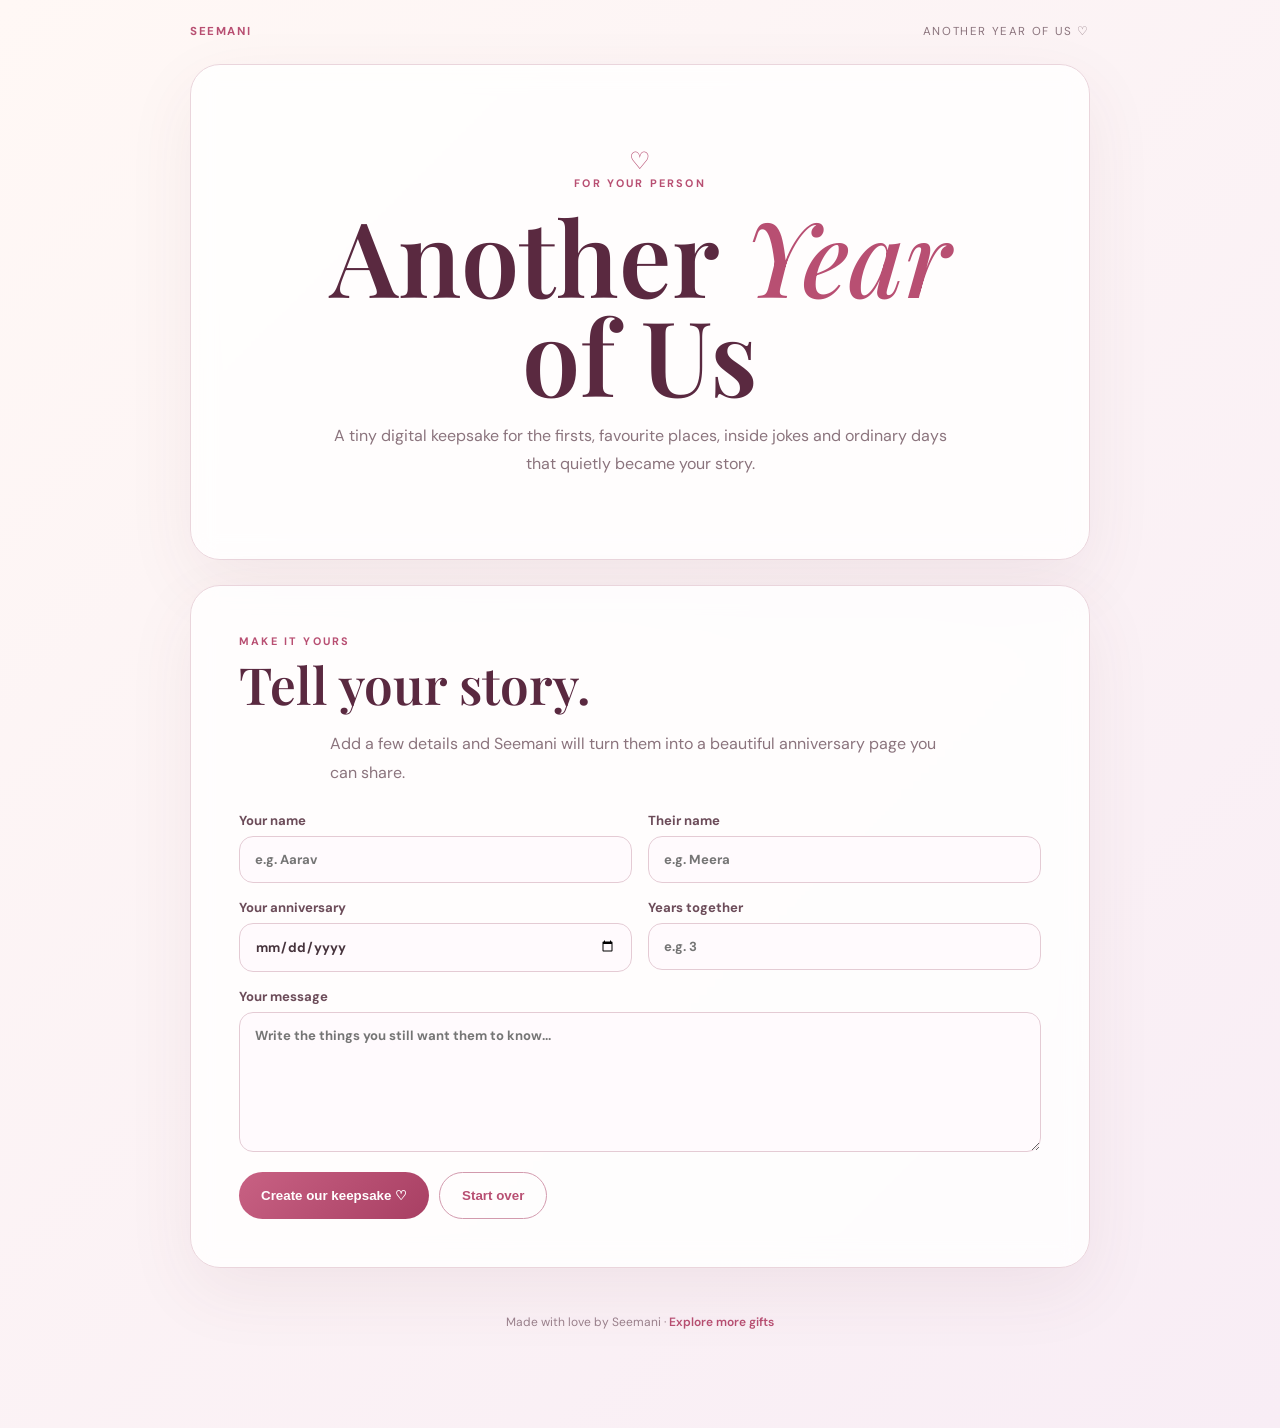
<file: anniversary/index.html>
<!doctype html>
<html lang="en">
<head><meta charset="utf-8"><meta name="viewport" content="width=device-width,initial-scale=1"><meta name="theme-color" content="#f7dce2"><title>Another Year of Us | Seemani</title><meta name="description" content="Create a personalized digital anniversary keepsake with Seemani."><link rel="preconnect" href="https://fonts.googleapis.com"><link rel="preconnect" href="https://fonts.gstatic.com" crossorigin><link href="https://fonts.googleapis.com/css2?family=DM+Sans:wght@400;500;600;700&family=Playfair+Display:ital,wght@500;600;700&display=swap" rel="stylesheet"><style>
:root{--rose:#b84f72;--deep:#5a2940;--muted:#8b747d;--line:#ead5dc}*{box-sizing:border-box}body{margin:0;background:linear-gradient(135deg,#fff8f5,#f8edf5);color:#46333c;font-family:"DM Sans",sans-serif}.wrap{width:min(100% - 30px,900px);margin:auto;padding:24px 0 70px}.top{display:flex;justify-content:space-between;color:var(--muted);font-size:.72rem;letter-spacing:.14em;text-transform:uppercase}.brand{font-weight:700;color:var(--rose)}.hero,.card,.result{margin-top:25px;border:1px solid var(--line);border-radius:30px;background:#ffffffd0;backdrop-filter:blur(12px);box-shadow:0 24px 70px #71364d12}.hero{text-align:center;padding:clamp(40px,8vw,80px)}.eyebrow,.label{font-size:.68rem;letter-spacing:.2em;text-transform:uppercase;color:var(--rose);font-weight:700}.hero h1{font:600 clamp(3rem,9vw,6.5rem)/.95 "Playfair Display",serif;color:var(--deep);margin:16px 0}.hero h1 em{color:var(--rose);font-weight:500}.hero p,.copy{max-width:620px;margin:18px auto 0;color:var(--muted);line-height:1.8}.heart{color:var(--rose);font-size:1.5rem}.card{padding:clamp(24px,5vw,48px)}.title{font:600 clamp(2rem,5vw,3.2rem)/1.05 "Playfair Display",serif;color:var(--deep);margin:10px 0}.grid{display:grid;grid-template-columns:1fr 1fr;gap:16px;margin-top:24px}.field{font-size:.82rem;font-weight:700;color:#6c4c59}.full{grid-column:1/-1}input,textarea{display:block;width:100%;margin-top:7px;border:1px solid #e4cbd4;border-radius:14px;padding:14px 15px;background:#fffafd;color:#46333c;font:inherit;outline:none}textarea{min-height:140px;resize:vertical}.actions{display:flex;gap:10px;flex-wrap:wrap;margin-top:20px}.btn{border:0;border-radius:999px;padding:15px 22px;background:linear-gradient(135deg,#c86183,#a83f63);color:#fff;font-weight:700;cursor:pointer}.btn.secondary{background:transparent;color:var(--rose);border:1px solid #d29aad}.result{display:none;padding:clamp(25px,5vw,55px);text-align:center;background:radial-gradient(circle at 80% 10%,#f7dbe4,#fffaf8 42%)}.result.show{display:block}.result h2{font:600 clamp(2.6rem,7vw,5rem)/1 "Playfair Display",serif;color:var(--deep);margin:12px 0}.date{color:var(--rose);font-weight:700}.message{max-width:680px;margin:25px auto 0;text-align:left;white-space:pre-line;line-height:1.95;color:#604b55}.memory{display:grid;grid-template-columns:repeat(3,1fr);gap:12px;margin-top:28px}.memory div{padding:20px;border-radius:18px;background:#ffffffaa;border:1px solid #edd9df}.memory strong{display:block;color:var(--deep);font-family:"Playfair Display",serif;font-size:1.2rem;margin-bottom:6px}.memory span{font-size:.8rem;color:var(--muted)}.share{margin-top:25px;color:var(--muted);font-size:.8rem;line-height:1.7}.share input{max-width:650px;margin:8px auto}.footer{text-align:center;color:#9a818c;font-size:.75rem;padding:28px 0}.back{display:inline-block;margin-top:18px;color:var(--rose);text-decoration:none;font-weight:600}@media(max-width:650px){.grid,.memory{grid-template-columns:1fr}.full{grid-column:auto}.actions .btn{width:100%}}
</style></head><body><div class="wrap"><div class="top"><span class="brand">SEEMANI</span><span>another year of us ♡</span></div><section class="hero"><div class="heart">♡</div><div class="eyebrow">For your person</div><h1>Another <em>Year</em> of Us</h1><p>A tiny digital keepsake for the firsts, favourite places, inside jokes and ordinary days that quietly became your story.</p></section><section class="card" id="creator"><div class="label">Make it yours</div><h2 class="title">Tell your story.</h2><p class="copy">Add a few details and Seemani will turn them into a beautiful anniversary page you can share.</p><form id="form"><div class="grid"><label class="field">Your name<input id="from" required maxlength="60" placeholder="e.g. Aarav"></label><label class="field">Their name<input id="to" required maxlength="60" placeholder="e.g. Meera"></label><label class="field">Your anniversary<input id="date" type="date"></label><label class="field">Years together<input id="years" type="number" min="1" max="100" placeholder="e.g. 3"></label><label class="field full">Your message<textarea id="message" required maxlength="1800" placeholder="Write the things you still want them to know..."></textarea></label></div><div class="actions"><button class="btn" type="submit">Create our keepsake ♡</button><button class="btn secondary" type="button" id="clear">Start over</button></div></form></section><section class="result" id="result" aria-live="polite"><div class="heart">♡</div><div class="label">A little piece of your story</div><h2 id="names">You &amp; Me</h2><div class="date" id="anniversaryText"></div><p class="message" id="messageText"></p><div class="memory"><div><strong id="yearsText">Our story</strong><span>and every chapter still to come</span></div><div><strong>Firsts</strong><span>the moments that changed everything</span></div><div><strong>Tomorrows</strong><span>all the little adventures ahead</span></div></div><div class="share">Your personalized link is ready. Copy it and send it to your person.<input id="shareUrl" readonly></div><div class="actions" style="justify-content:center"><button class="btn" id="copy" type="button">Copy link</button><button class="btn secondary" id="edit" type="button">Edit keepsake</button></div></section><div class="footer">Made with love by Seemani · <a class="back" href="/gifts/">Explore more gifts</a></div></div><script>(()=>{const $=id=>document.getElementById(id),form=$("form"),result=$("result"),fields=["from","to","date","years","message"],params=new URLSearchParams(location.search);function show(data){$("names").textContent=`${data.from} & ${data.to}`;$("messageText").textContent=data.message;$("yearsText").textContent=data.years?`${data.years} ${Number(data.years)===1?"year":"years"} together`:"Our story";$("anniversaryText").textContent=data.date?new Date(`${data.date}T12:00:00`).toLocaleDateString(undefined,{day:"numeric",month:"long",year:"numeric"}):"A story worth celebrating";$("shareUrl").value=`${location.origin}${location.pathname}?${new URLSearchParams(data).toString()}`;result.classList.add("show");result.scrollIntoView({behavior:"smooth",block:"start"})}function data(){return Object.fromEntries(fields.map(id=>[id,$(id).value.trim()]))}form.addEventListener("submit",e=>{e.preventDefault();show(data())});$("copy").addEventListener("click",async()=>{try{await navigator.clipboard.writeText($("shareUrl").value);$("copy").textContent="Copied ♡";setTimeout(()=>$("copy").textContent="Copy link",1600)}catch{$("shareUrl").select();document.execCommand("copy")}});$("edit").addEventListener("click",()=>$("creator").scrollIntoView({behavior:"smooth"}));$("clear").addEventListener("click",()=>{form.reset();result.classList.remove("show");history.replaceState({},"",location.pathname);$("creator").scrollIntoView({behavior:"smooth"})});const incoming=Object.fromEntries(fields.map(id=>[id,params.get(id)||""]));if(incoming.from&&incoming.to&&incoming.message){fields.forEach(id=>$(id).value=incoming[id]);show(incoming)}})();</script></body></html>
</file>
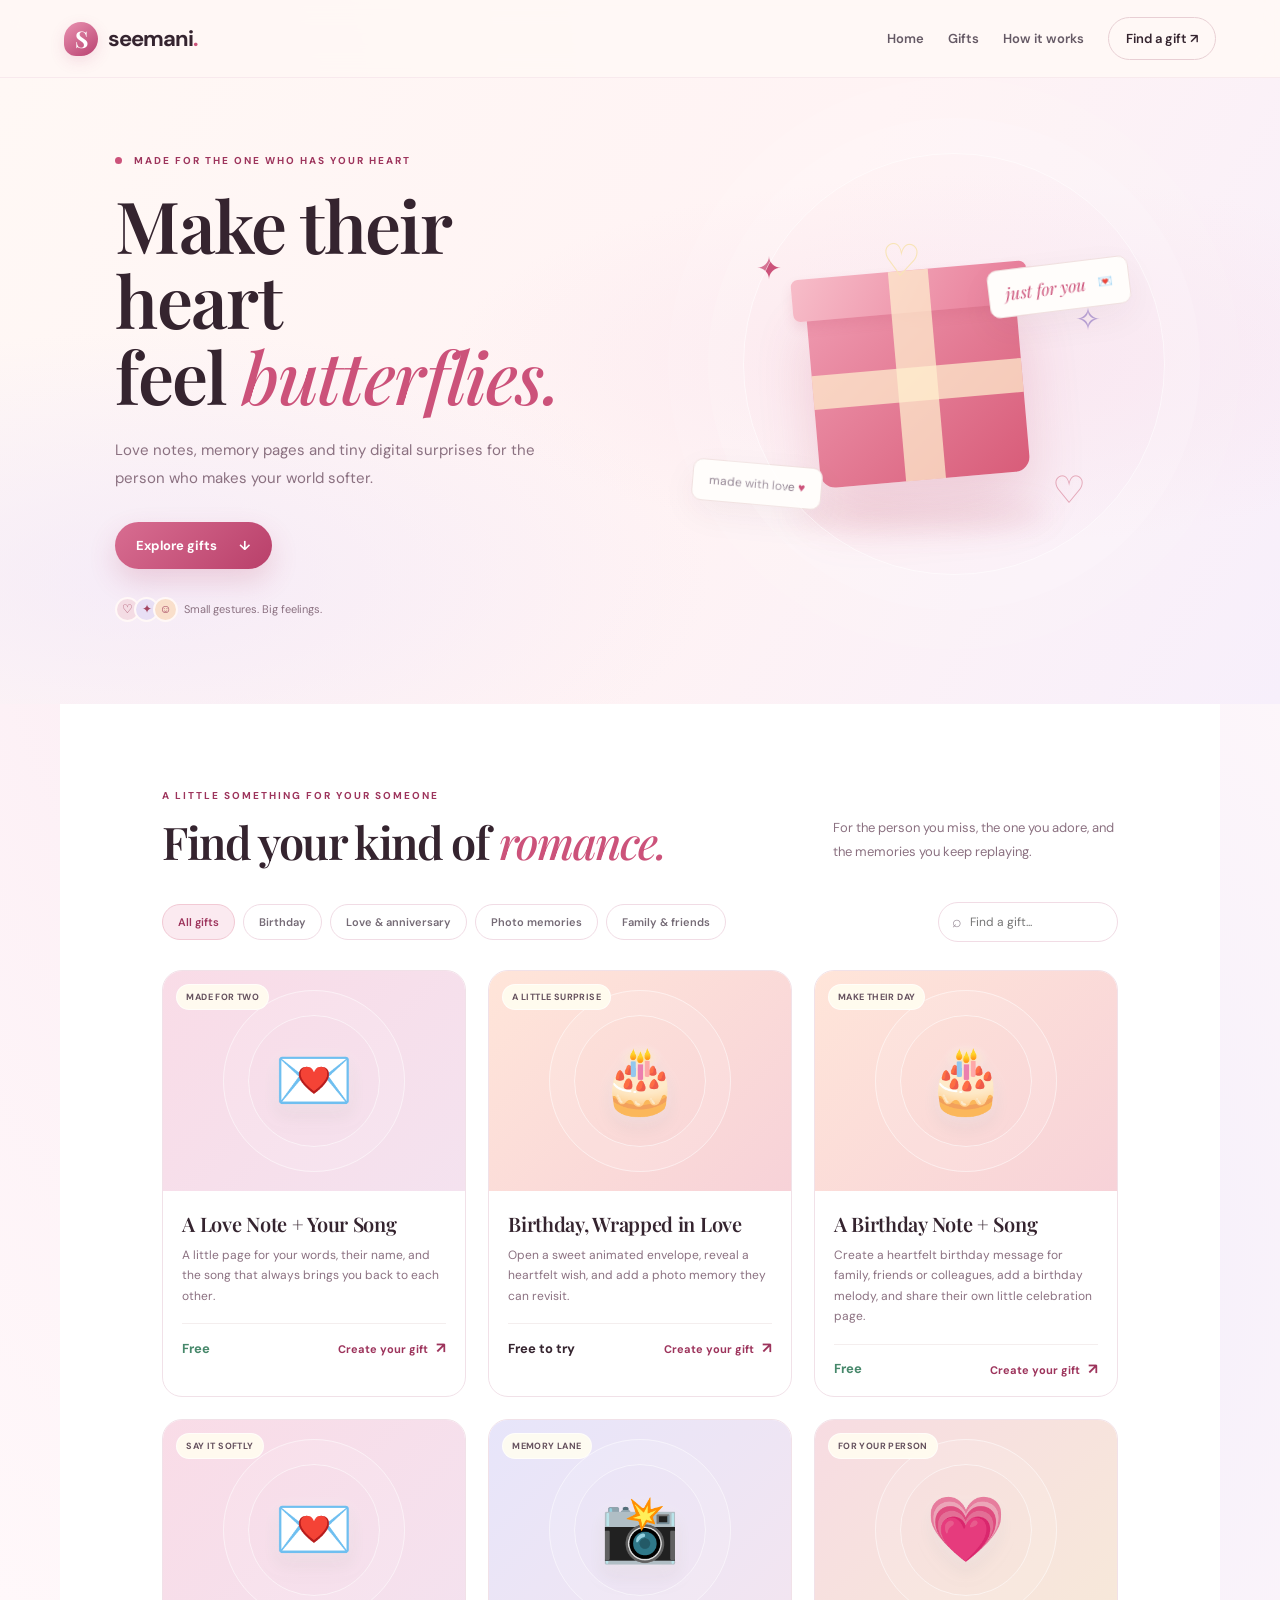
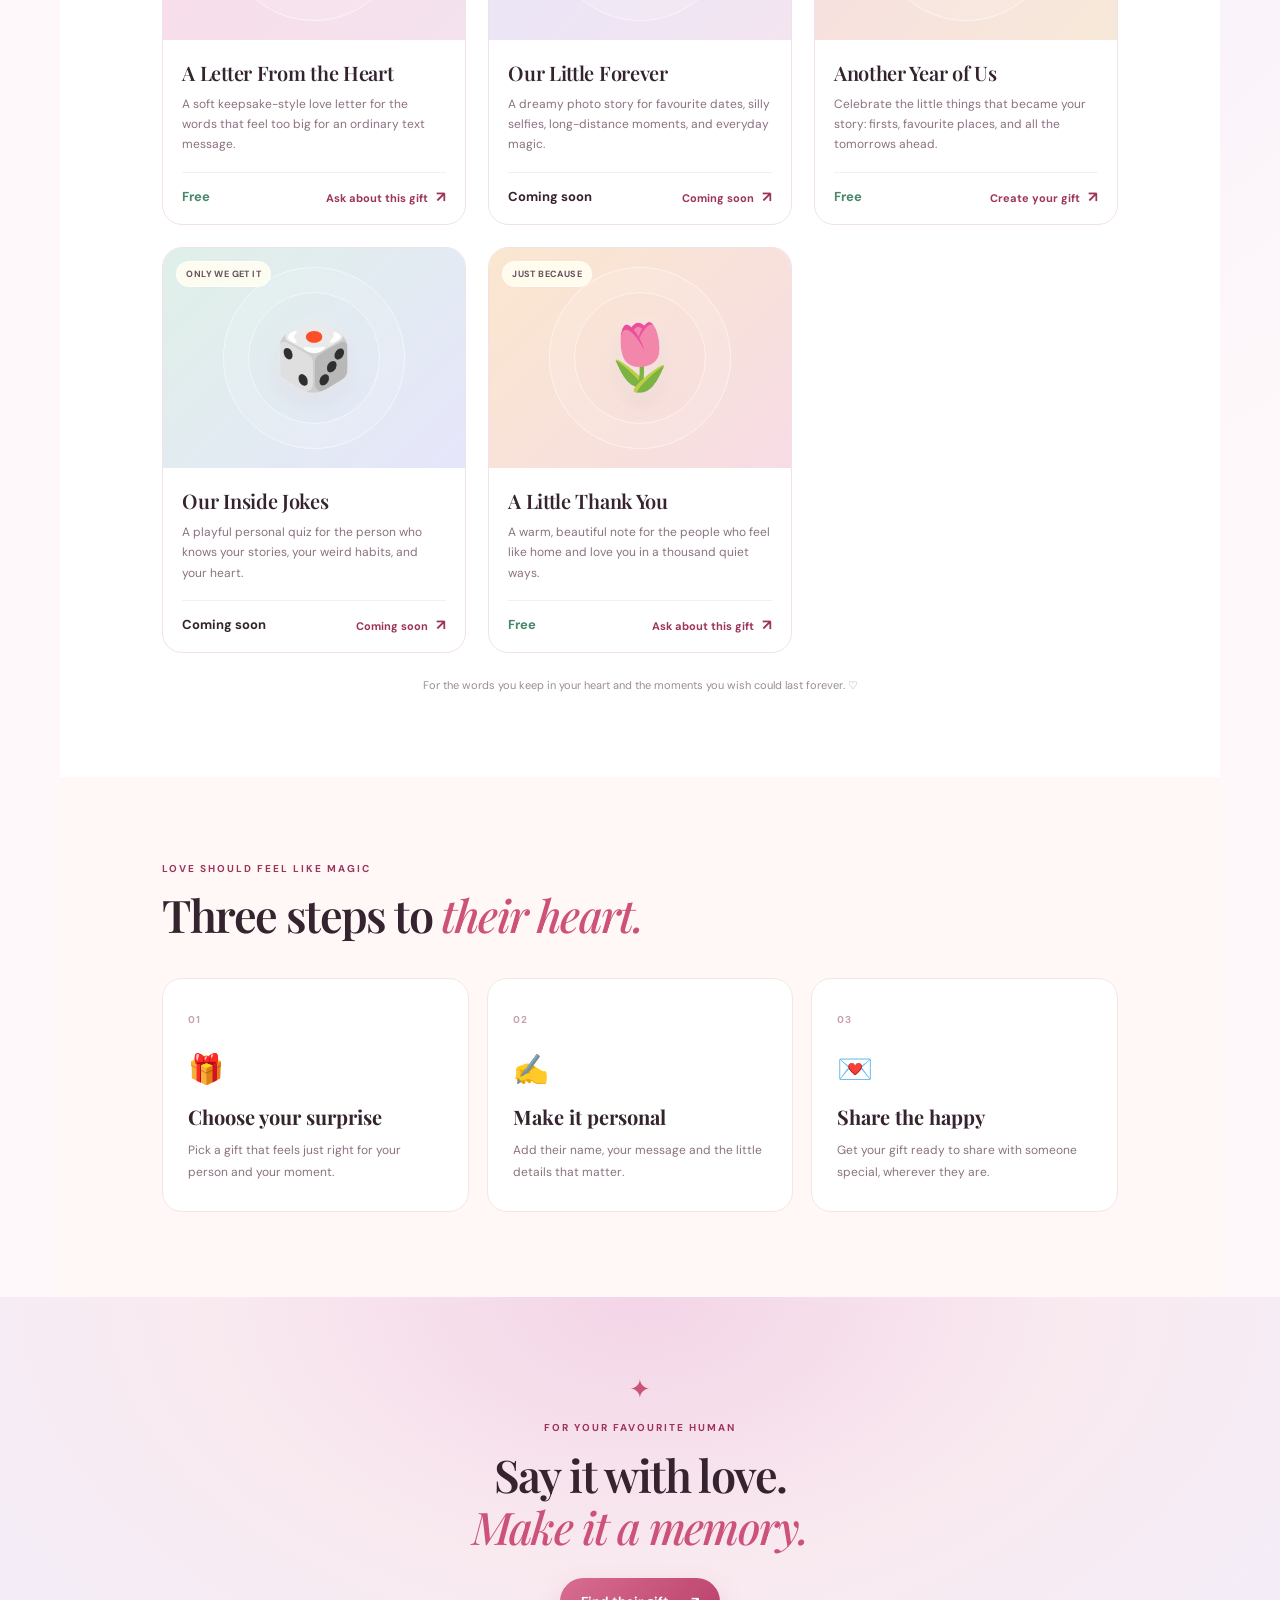
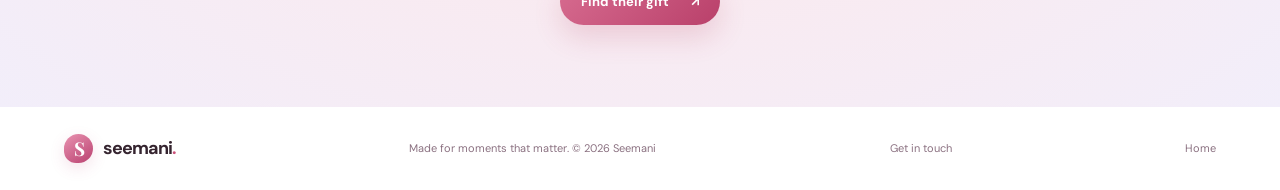
<file: gifts/index.html>
<!doctype html>
<html lang="en">
<head>
  <meta charset="utf-8">
  <meta name="viewport" content="width=device-width, initial-scale=1">
  <title>Digital Gifts & Birthday Surprises | Seemani</title>
  <meta name="description" content="Create thoughtful digital gifts, birthday surprises, love letters and photo memories with Seemani. Personalize a gift and share it with someone special.">
  <link rel="canonical" href="https://seemani.in/gifts/">
  <meta name="theme-color" content="#fff8f5">
  <meta property="og:title" content="Digital Gifts & Birthday Surprises | Seemani">
  <meta property="og:description" content="Little moments, unforgettable surprises. Discover digital gifts from Seemani.">
  <meta property="og:url" content="https://seemani.in/gifts/">
  <meta property="og:type" content="website">
  <link rel="preconnect" href="https://fonts.googleapis.com">
  <link rel="preconnect" href="https://fonts.gstatic.com" crossorigin>
  <link href="https://fonts.googleapis.com/css2?family=DM+Sans:wght@400;500;600;700&family=Playfair+Display:wght@500;600;700&display=swap" rel="stylesheet">
  <link rel="stylesheet" href="store.css">
</head>
<body>
  <header class="topbar">
    <a class="brand" href="../" aria-label="Seemani home"><span class="brand-mark">S</span><span>seemani<span class="brand-dot">.</span></span></a>
    <nav aria-label="Main navigation"><a href="../">Home</a><a href="./#collections">Gifts</a><a href="#how-it-works">How it works</a><a class="nav-cta" href="#collections">Find a gift <span aria-hidden="true">↗</span></a></nav>
  </header>

  <main>
    <section class="hero">
      <div class="hero-copy">
        <p class="eyebrow"><span class="eyebrow-dot"></span> MADE FOR THE ONE WHO HAS YOUR HEART</p>
        <h1>Make their heart<br>feel <em>butterflies.</em></h1>
        <p class="hero-text">Love notes, memory pages and tiny digital surprises for the person who makes your world softer.</p>
        <a class="primary-btn" href="#collections">Explore gifts <span aria-hidden="true">↓</span></a>
        <div class="social-proof"><div class="avatar-stack"><span>♡</span><span>✦</span><span>☺</span></div><span>Small gestures. Big feelings.</span></div>
      </div>
      <div class="hero-art" aria-label="Illustration of a digital gift">
        <div class="spark spark-one">✦</div><div class="spark spark-two">✧</div><div class="spark spark-three">♡</div>
        <div class="gift-shadow"></div><div class="gift-box"><div class="gift-ribbon-v"></div><div class="gift-ribbon-h"></div><div class="gift-bow">♡</div></div>
        <div class="note note-top"><span>just for you</span> 💌</div><div class="note note-bottom">made with love <span>♥</span></div>
      </div>
    </section>

    <section class="collections section-wrap" id="collections">
      <div class="section-heading"><div><p class="eyebrow">A LITTLE SOMETHING FOR YOUR SOMEONE</p><h2>Find your kind of <em>romance.</em></h2></div><p class="section-intro">For the person you miss, the one you adore, and the memories you keep replaying.</p></div>
      <div class="toolbar">
        <div class="filters" role="group" aria-label="Filter products">
          <button class="filter active" data-category="all" aria-pressed="true">All gifts</button>
          <button class="filter" data-category="birthday" aria-pressed="false">Birthday</button>
          <button class="filter" data-category="love" aria-pressed="false">Love & anniversary</button>
          <button class="filter" data-category="memories" aria-pressed="false">Photo memories</button>
          <button class="filter" data-category="family" aria-pressed="false">Family & friends</button>
        </div>
        <label class="search"><span aria-hidden="true">⌕</span><input id="search" type="search" placeholder="Find a gift..." aria-label="Search gifts"></label>
      </div>
      <div id="product-grid" class="product-grid" aria-live="polite">
        <div class="loading-card">Finding something lovely for you…</div>
      </div>
      <p class="catalog-note" id="catalog-note">More thoughtful surprises are on the way.</p>
    </section>

    <section class="how section-wrap" id="how-it-works">
      <div class="section-heading"><div><p class="eyebrow">LOVE SHOULD FEEL LIKE MAGIC</p><h2>Three steps to <em>their heart.</em></h2></div></div>
      <div class="steps">
        <article class="step"><span class="step-number">01</span><div class="step-icon">🎁</div><h3>Choose your surprise</h3><p>Pick a gift that feels just right for your person and your moment.</p></article>
        <article class="step"><span class="step-number">02</span><div class="step-icon">✍️</div><h3>Make it personal</h3><p>Add their name, your message and the little details that matter.</p></article>
        <article class="step"><span class="step-number">03</span><div class="step-icon">💌</div><h3>Share the happy</h3><p>Get your gift ready to share with someone special, wherever they are.</p></article>
      </div>
    </section>

    <section class="closing">
      <div class="closing-spark">✦</div><p class="eyebrow">FOR YOUR FAVOURITE HUMAN</p><h2>Say it with love.<br><em>Make it a memory.</em></h2><a href="#collections" class="primary-btn">Find their gift <span aria-hidden="true">↗</span></a>
    </section>
  </main>

  <footer><a class="brand" href="../"><span class="brand-mark">S</span><span>seemani<span class="brand-dot">.</span></span></a><p>Made for moments that matter. © <span id="year"></span> Seemani</p><a href="mailto:hello@seemani.in">Get in touch</a><a href="../">Home</a></footer>
  <script src="store.js" defer></script>
</body>
</html>
</file>
<file: gifts/store.css>
:root{--ink:#29212a;--muted:#756b76;--rose:#d85c79;--rose-dark:#b94060;--cream:#fff8f5;--line:#f0e5e3;--white:#fff;--lilac:#f1eaf8;--peach:#ffe8dc;--serif:"Playfair Display",Georgia,serif;--sans:"DM Sans",Arial,sans-serif}*{box-sizing:border-box}html{scroll-behavior:smooth}body{margin:0;background:var(--cream);color:var(--ink);font-family:var(--sans);-webkit-font-smoothing:antialiased}a{color:inherit;text-decoration:none}.topbar{height:78px;padding:0 max(5vw,22px);display:flex;align-items:center;justify-content:space-between;background:rgba(255,248,245,.92);border-bottom:1px solid rgba(240,229,227,.8);position:sticky;top:0;z-index:10;backdrop-filter:blur(14px)}.brand{display:inline-flex;align-items:center;gap:10px;font-weight:700;font-size:22px;letter-spacing:-1px}.brand-mark{display:grid;place-items:center;width:34px;height:34px;border-radius:12px;background:var(--rose);color:white;font-family:var(--serif);font-size:23px}.brand-dot{color:var(--rose)}nav{display:flex;align-items:center;gap:32px;font-size:13px;font-weight:600}nav>a:not(.nav-cta){color:#655965}nav>a:hover{color:var(--rose-dark)}.nav-cta{padding:12px 17px;border:1px solid #e8cfd4;border-radius:999px}.hero{min-height:510px;display:grid;grid-template-columns:1fr 1fr;align-items:center;gap:5%;padding:76px max(9vw,26px) 82px;background:radial-gradient(ellipse at 78% 40%,#fce8ed 0,transparent 39%),linear-gradient(120deg,#fff8f5,#fff4f0)}.hero-copy{max-width:540px}.eyebrow{font-size:10px;font-weight:700;letter-spacing:2px;color:var(--rose-dark);margin:0 0 20px}.eyebrow-dot{display:inline-block;width:7px;height:7px;border-radius:50%;background:var(--rose);margin-right:8px}h1,h2{font-family:var(--serif);font-weight:600;letter-spacing:-1.6px}h1{font-size:clamp(44px,5.6vw,76px);line-height:1.05;margin:0 0 23px}h1 em,h2 em{font-weight:500;color:var(--rose);font-style:italic}.hero-text{max-width:420px;color:var(--muted);font-size:15px;line-height:1.9;margin-bottom:29px}.primary-btn{display:inline-flex;align-items:center;gap:22px;background:var(--rose);color:#fff;padding:15px 21px;border-radius:8px;font-size:13px;font-weight:700;box-shadow:0 9px 20px #d85c7928;transition:transform .2s,background .2s}.primary-btn:hover{background:var(--rose-dark);transform:translateY(-2px)}.social-proof{display:flex;align-items:center;gap:12px;margin-top:28px;color:var(--muted);font-size:11px}.avatar-stack{display:flex}.avatar-stack span{display:grid;place-items:center;width:25px;height:25px;border:2px solid var(--cream);border-radius:50%;margin-right:-6px;background:#f4dce4;color:#a34460;font-size:12px}.avatar-stack span:nth-child(2){background:#e8dff5}.avatar-stack span:nth-child(3){background:#f9dfcb}.hero-art{min-height:330px;position:relative;display:grid;place-items:center}.gift-box{width:210px;height:185px;background:linear-gradient(140deg,#ef9ab0,#d85c79);border-radius:8px 8px 15px 15px;position:relative;box-shadow:0 30px 55px #b9406030;transform:rotate(-5deg)}.gift-box:before{content:"";position:absolute;left:-13px;top:-25px;width:236px;height:42px;border-radius:7px;background:linear-gradient(120deg,#f7bdc9,#e77996);box-shadow:0 6px 12px #b9406020}.gift-ribbon-v{position:absolute;left:85px;top:-25px;height:210px;width:40px;background:#fff0cfb8}.gift-ribbon-h{position:absolute;left:0;top:72px;width:100%;height:34px;background:#fff0cfb8}.gift-bow{position:absolute;top:-65px;left:79px;font-size:45px;color:#f8e4b7;transform:rotate(8deg)}.gift-shadow{position:absolute;width:260px;height:28px;bottom:24px;left:50%;transform:translateX(-50%);background:#c95b7520;filter:blur(13px);border-radius:50%}.spark{position:absolute;color:var(--rose);font-size:31px}.spark-one{top:25px;left:17%}.spark-two{right:13%;top:76px;color:#b9a2d6}.spark-three{right:16%;bottom:38px;font-size:38px;color:#e4a7b8}.note{position:absolute;padding:12px 16px;border:1px solid #f0e0df;background:#fffdfb;border-radius:10px;box-shadow:0 12px 35px #5630400d;font-size:12px;transform:rotate(-7deg)}.note-top{top:40px;right:7%;display:flex;align-items:center;gap:12px;color:#776674}.note-top span{font-family:var(--serif);font-style:italic;font-size:17px;color:var(--rose)}.note-bottom{bottom:48px;left:4%;transform:rotate(5deg);color:#8b7b8a}.note-bottom span{color:var(--rose)}.section-wrap{padding:85px max(8vw,22px)}.collections{background:#fff}.section-heading{display:flex;align-items:end;justify-content:space-between;gap:30px;margin-bottom:35px}.section-heading .eyebrow{margin-bottom:13px}h2{font-size:clamp(30px,3.7vw,45px);line-height:1.16;margin:0}.section-intro{max-width:285px;color:var(--muted);font-size:13px;line-height:1.8;margin:0 0 4px}.toolbar{display:flex;justify-content:space-between;gap:18px;align-items:center;margin-bottom:28px}.filters{display:flex;gap:8px;flex-wrap:wrap}.filter{border:1px solid var(--line);background:#fff;border-radius:999px;padding:10px 15px;font:600 11px var(--sans);color:#756b76;cursor:pointer}.filter:hover,.filter.active{background:#fbeaf0;border-color:#f2c9d4;color:var(--rose-dark)}.search{display:flex;align-items:center;gap:8px;border:1px solid var(--line);background:#fff;border-radius:999px;padding:0 13px;min-width:180px;color:#998d98}.search input{border:0;outline:0;width:130px;padding:11px 0;font:12px var(--sans);background:transparent;color:var(--ink)}.product-grid{display:grid;grid-template-columns:repeat(3,minmax(0,1fr));gap:22px}.product-card{border:1px solid #f1e8e7;border-radius:13px;overflow:hidden;background:white;transition:transform .22s,box-shadow .22s;min-width:0}.product-card:hover{transform:translateY(-4px);box-shadow:0 16px 35px #5430440c}.product-art{height:190px;display:grid;place-items:center;position:relative;overflow:hidden}.product-art:before,.product-art:after{content:"";position:absolute;border-radius:50%;border:1px solid #ffffff90;width:180px;height:180px}.product-art:after{width:130px;height:130px}.product-emoji{font-size:64px;filter:drop-shadow(0 8px 8px #4a203016);z-index:1}.product-label{position:absolute;top:13px;left:13px;padding:6px 9px;background:#ffffffcf;border-radius:999px;font-size:9px;font-weight:700;letter-spacing:.4px;color:#65515e;z-index:2}.product-info{padding:19px 19px 17px}.product-info h3{font-family:var(--serif);font-size:20px;font-weight:600;letter-spacing:-.3px;margin:0 0 8px}.product-info p{font-size:12px;line-height:1.7;color:var(--muted);min-height:41px;margin:0 0 17px}.product-bottom{display:flex;align-items:center;justify-content:space-between;border-top:1px solid #f4eeee;padding-top:14px}.price{font-size:13px;font-weight:700}.price.free{color:#47886b}.product-link{font-size:11px;font-weight:700;color:var(--rose-dark)}.product-link span{font-size:15px;margin-left:5px}.loading-card,.empty-state{grid-column:1/-1;text-align:center;padding:50px 15px;color:var(--muted);border:1px dashed var(--line);border-radius:12px;font-size:13px}.catalog-note{text-align:center;color:#998c97;font-size:11px;margin:25px 0 0}.how{background:var(--cream)}.how .section-heading{margin-bottom:38px}.steps{display:grid;grid-template-columns:repeat(3,1fr);gap:18px}.step{position:relative;padding:28px 25px;background:#fff;border:1px solid #f1e7e5;border-radius:12px}.step-number{font-size:10px;letter-spacing:1px;font-weight:700;color:#c8a2b0}.step-icon{font-size:29px;margin:22px 0 15px}.step h3{font-family:var(--serif);font-size:20px;margin:0 0 10px}.step p{font-size:12px;line-height:1.8;color:var(--muted);margin:0}.closing{text-align:center;padding:75px 20px 82px;background:#fbe9ed;position:relative;overflow:hidden}.closing-spark{font-size:26px;color:var(--rose);margin-bottom:15px}.closing .eyebrow{margin-bottom:14px}.closing h2{margin-bottom:25px}footer{display:flex;align-items:center;justify-content:space-between;gap:18px;padding:27px max(5vw,22px);background:#fff;font-size:11px;color:var(--muted)}footer .brand{font-size:18px;color:var(--ink)}footer .brand-mark{width:29px;height:29px;font-size:19px}footer p{margin:0}@media(max-width:900px){.hero{padding-left:6vw;padding-right:6vw}.product-grid{grid-template-columns:repeat(2,minmax(0,1fr))}.toolbar{align-items:flex-start;flex-direction:column}.search{width:100%}.search input{width:100%}}@media(max-width:620px){.topbar{height:66px}.brand{font-size:19px}nav{gap:13px}nav>a:not(.nav-cta){display:none}.nav-cta{padding:10px 13px}.hero{grid-template-columns:1fr;padding:62px 24px 35px;gap:8px}.hero-art{min-height:270px;grid-row:1}.gift-box{transform:scale(.82) rotate(-5deg)}.note-top{right:3%;top:22px}.note-bottom{left:0;bottom:20px}.section-wrap{padding:60px 20px}.section-heading{display:block}.section-intro{margin-top:15px}.product-grid{grid-template-columns:1fr 1fr;gap:12px}.product-art{height:140px}.product-emoji{font-size:48px}.product-info{padding:14px 12px}.product-info h3{font-size:17px}.product-info p{font-size:11px;min-height:55px}.product-bottom{align-items:flex-start;gap:8px;flex-direction:column}.filters{gap:6px}.filter{padding:9px 11px;font-size:10px}.steps{grid-template-columns:1fr}.step{padding:23px}.step-icon{margin:12px 0}footer{flex-wrap:wrap;justify-content:center;text-align:center}footer p{order:3;width:100%}}@media(prefers-reduced-motion:reduce){html{scroll-behavior:auto}*,*:before,*:after{transition:none!important}}

/* Dreamy romance refresh */
:root{--ink:#35242f;--muted:#8b7181;--rose:#cc527a;--rose-dark:#9d345c;--cream:#fff8f7;--line:#f1dce5}
body{background:radial-gradient(ellipse at 12% 12%,#f8e1ed80,transparent 30%),radial-gradient(ellipse at 88% 38%,#e8e3fa70,transparent 28%),#fff8fa}
.topbar{background:#fff8f5d9;border-bottom-color:#f1dce580}
.brand-mark{border-radius:50% 50% 50% 12px;background:linear-gradient(145deg,#e993b1,#b94170);box-shadow:0 5px 15px #b9417025}
.hero{background:radial-gradient(ellipse at 76% 45%,#f7dce980 0,transparent 38%),radial-gradient(ellipse at 12% 80%,#eee4fa90 0,transparent 35%),linear-gradient(120deg,#fff8f5,#fff3f4 55%,#f7effb);position:relative;overflow:hidden}
.hero:after{content:"";position:absolute;width:420px;height:420px;border:1px solid #fff9;border-radius:50%;right:9%;top:12%;box-shadow:0 0 0 35px #ffffff20,0 0 0 75px #ffffff16;pointer-events:none}
.gift-box{animation:giftFloat 6s ease-in-out infinite}.gift-shadow{animation:shadowPulse 6s ease-in-out infinite}
.spark{animation:sparkle 3s ease-in-out infinite}.spark-two{animation-delay:1s}.spark-three{animation-delay:1.7s}
.note{backdrop-filter:blur(10px);animation:noteFloat 5s ease-in-out infinite}.note-bottom{animation-delay:1.5s}
.primary-btn{background:linear-gradient(135deg,#d86d91,#b9406a);border-radius:999px;box-shadow:0 12px 28px #b9406030}.primary-btn:hover{box-shadow:0 17px 35px #b940603b}
.product-card{border-radius:20px;border-color:#f1e1e8;opacity:0;transform:translateY(18px);animation:cardEnter .7s cubic-bezier(.2,.8,.2,1) forwards}
.product-card:hover{transform:translateY(-7px);box-shadow:0 22px 45px #54304414}
.product-art{height:220px;background:#f8e7ef}
.product-image{position:absolute;inset:0;width:100%;height:100%;object-fit:cover;transition:transform 1.1s cubic-bezier(.2,.8,.2,1),filter .6s;filter:saturate(.84)}
.product-card:hover .product-image{transform:scale(1.08);filter:saturate(1)}
.product-art:after{z-index:1;box-shadow:0 0 0 24px #ffffff18}
.product-emoji{z-index:2;text-shadow:0 4px 18px #fff7}
.product-label{background:#fffdf0e8;backdrop-filter:blur(10px);border:1px solid #ffffffa6;border-radius:999px}
.step{border-radius:20px;transition:transform .3s,box-shadow .3s}.step:hover{transform:translateY(-5px);box-shadow:0 18px 35px #6b42500c}
.closing{background:radial-gradient(ellipse at 50% 0,#f3d5e7,#f9eaf0 48%,#f2eefa)}
@keyframes giftFloat{0%,100%{transform:translateY(0) rotate(-5deg)}50%{transform:translateY(-12px) rotate(-2deg)}}
@keyframes shadowPulse{0%,100%{transform:translateX(-50%) scale(1);opacity:.7}50%{transform:translateX(-50%) scale(.88);opacity:.42}}
@keyframes noteFloat{0%,100%{translate:0 0}50%{translate:0 -8px}}
@keyframes sparkle{0%,100%{opacity:.55;transform:scale(.9) rotate(-8deg)}50%{opacity:1;transform:scale(1.12) rotate(8deg)}}
@keyframes cardEnter{to{opacity:1;transform:translateY(0)}}
@media(max-width:620px){.product-art{height:150px}.product-info p{min-height:67px}}
@media(prefers-reduced-motion:reduce){*,*:before,*:after{animation-duration:.01ms!important;animation-iteration-count:1!important;transition-duration:.01ms!important;scroll-behavior:auto!important}}


/* Responsive refinements: digital gift catalogue */
html{scroll-padding-top:88px}body{overflow-x:clip}img,iframe,video{max-width:100%}
.topbar{flex-wrap:wrap;gap:12px}.topbar nav{display:flex;flex-wrap:wrap;align-items:center;justify-content:flex-end;gap:clamp(10px,2vw,24px)}
.hero{gap:clamp(24px,5vw,72px)}.hero-copy,.hero-art{min-width:0}.section-wrap{width:min(1160px,calc(100% - 40px));margin-inline:auto}
.product-grid{grid-template-columns:repeat(3,minmax(0,1fr))}.product-card{min-width:0}.product-info h3,.product-info p{overflow-wrap:anywhere}
@media(max-width:900px){.topbar{padding:14px 20px}.topbar nav{gap:10px 16px}.hero{grid-template-columns:1fr 1fr;padding:48px 24px}.hero h1{font-size:clamp(38px,5.4vw,58px)}.hero-art{transform:scale(.9);transform-origin:center}.product-grid{grid-template-columns:repeat(2,minmax(0,1fr))}.section-wrap{width:calc(100% - 36px)}.section-heading{gap:20px}}
@media(max-width:640px){.topbar{align-items:flex-start;padding:14px 16px}.topbar nav{width:100%;justify-content:flex-start;gap:8px 12px}.topbar nav a{font-size:12px}.topbar nav .nav-cta{margin-left:auto}
.hero{grid-template-columns:1fr;text-align:center;padding:26px 18px 42px;gap:10px}.hero-art{order:0;min-height:230px;transform:scale(.78);margin:-12px 0}.hero-copy{order:1}.hero h1{font-size:clamp(36px,10vw,52px);line-height:1.06}.hero-text{max-width:36ch;margin-inline:auto}.hero-copy .primary-btn{margin-inline:auto}.social-proof{justify-content:center}
.section-wrap{width:calc(100% - 28px)}.section-heading{display:flex;flex-direction:column;align-items:flex-start}.toolbar{display:grid;grid-template-columns:1fr;gap:12px}.filters{display:flex;flex-wrap:wrap;gap:7px}.search{width:100%}
.product-grid{grid-template-columns:repeat(2,minmax(0,1fr));gap:11px}.product-art{height:clamp(135px,42vw,200px)}.product-info{padding:12px}.product-info h3{font-size:14px}.product-info p{font-size:12px;min-height:0}.steps{grid-template-columns:1fr}footer{gap:12px;flex-wrap:wrap;justify-content:center;text-align:center}footer p{width:100%;order:3}}
@media(max-width:390px){.topbar{padding:12px}.brand{font-size:20px}.topbar nav{gap:7px 9px}.topbar nav a{font-size:11px}.topbar nav .nav-cta{padding:9px 10px}.hero-art{transform:scale(.68);min-height:200px;margin:-16px 0}.product-grid{grid-template-columns:1fr}.product-art{height:230px}.product-info p{min-height:0}}
@media(prefers-reduced-motion:reduce){*,*:before,*:after{animation-duration:.01ms!important;animation-iteration-count:1!important;transition-duration:.01ms!important;scroll-behavior:auto!important}}
</file>
